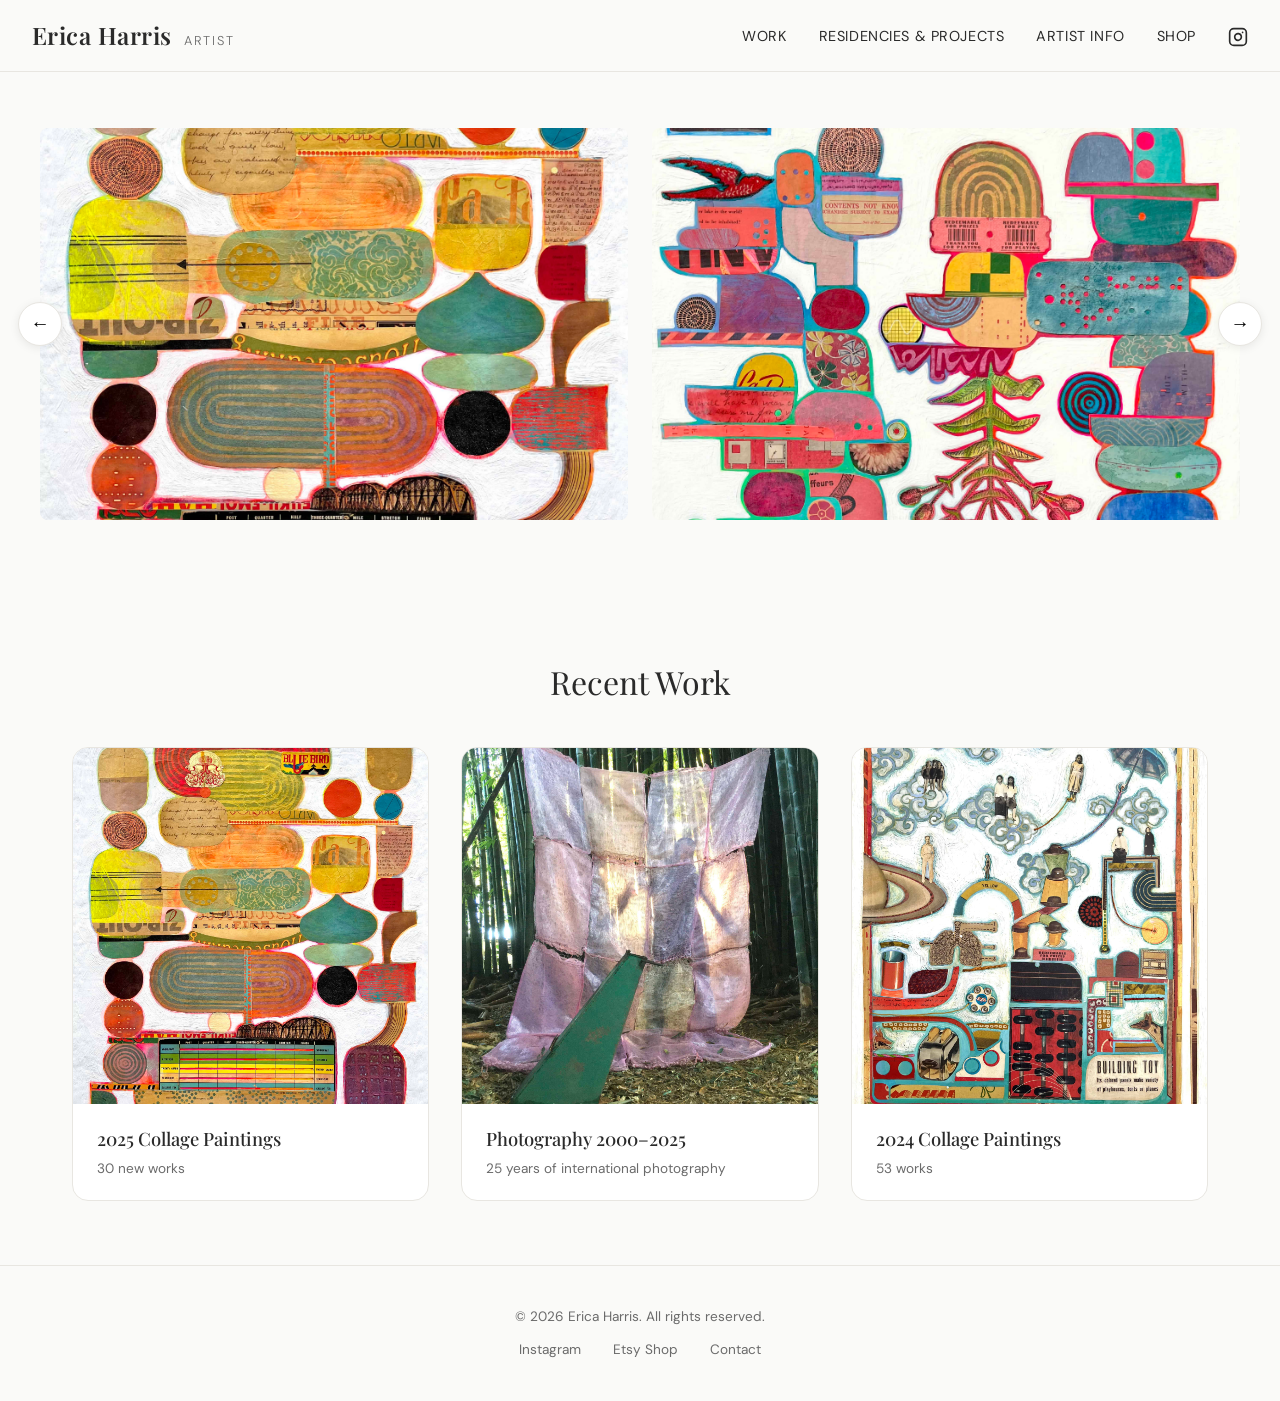
<file: index.html>
<!DOCTYPE html>
<html lang="en">
<head>
    <meta charset="UTF-8">
    <meta name="viewport" content="width=device-width, initial-scale=1.0">
    <title>Erica Harris - Artist</title>
    <link rel="stylesheet" href="css/style.css">
    <link rel="preconnect" href="https://fonts.googleapis.com">
    <link rel="preconnect" href="https://fonts.gstatic.com" crossorigin>
    <link href="https://fonts.googleapis.com/css2?family=DM+Sans:ital,wght@0,300;0,400;0,500;0,700;1,400&family=Playfair+Display:ital,wght@0,400;0,600;1,400&display=swap" rel="stylesheet">
</head>
<body>
    <nav class="main-nav">
        <div class="nav-brand">
            <a href="index.html" class="nav-logo">Erica Harris</a>
            <span class="nav-tagline">Artist</span>
        </div>
        <button class="nav-toggle" aria-label="Toggle navigation">
            <span></span><span></span><span></span>
        </button>
        <ul class="nav-links">
            <li class="dropdown">
                <a href="work.html" class="dropdown-toggle">Work</a>
                <ul class="dropdown-menu">
                    <li><a href="collage-paintings.html">Collage Paintings</a></li>
                    <li><a href="drawings-prints.html">Drawings &amp; Prints</a></li>
                    <li><a href="photography.html">Photography</a></li>
                    <li><a href="films.html">Films</a></li>
                </ul>
            </li>
            <li><a href="residencies.html">Residencies &amp; Projects</a></li>
            <li><a href="about.html">Artist Info</a></li>
            <li><a href="https://www.etsy.com/shop/ericaharris" target="_blank" rel="noopener">Shop</a></li>
            <li><a href="https://www.instagram.com/ericaharrisart/" target="_blank" rel="noopener" class="nav-icon">
                <svg width="20" height="20" viewBox="0 0 24 24" fill="none" stroke="currentColor" stroke-width="2" stroke-linecap="round" stroke-linejoin="round"><rect x="2" y="2" width="20" height="20" rx="5" ry="5"></rect><path d="M16 11.37A4 4 0 1 1 12.63 8 4 4 0 0 1 16 11.37z"></path><line x1="17.5" y1="6.5" x2="17.51" y2="6.5"></line></svg>
            </a></li>
        </ul>
    </nav>

    <section class="featured-slider" id="featured">
        <div class="slider-container">
            <div class="slider-track">
                <a href="collage-paintings.html" class="slide">
                    <img src="images/seabiscuit.jpeg" alt="Seabiscuit" loading="lazy">
                    <div class="slide-overlay"><span>Seabiscuit</span></div>
                </a>
                <a href="collage-paintings.html" class="slide">
                    <img src="images/followthedots.jpeg" alt="Follow the Dots" loading="lazy">
                    <div class="slide-overlay"><span>Follow the Dots</span></div>
                </a>
                <a href="collage-paintings.html" class="slide">
                    <img src="images/upanddown.jpeg" alt="Up and Down" loading="lazy">
                    <div class="slide-overlay"><span>Up and Down</span></div>
                </a>
                <a href="collage-paintings.html" class="slide">
                    <img src="images/enero.jpeg" alt="Enero" loading="lazy">
                    <div class="slide-overlay"><span>Enero</span></div>
                </a>
                <a href="collage-paintings.html" class="slide">
                    <img src="images/chicago.jpeg" alt="Chicago" loading="lazy">
                    <div class="slide-overlay"><span>Chicago</span></div>
                </a>
                <a href="collage-paintings.html" class="slide">
                    <img src="images/virtuoso.jpeg" alt="Virtuoso" loading="lazy">
                    <div class="slide-overlay"><span>Virtuoso</span></div>
                </a>
                <a href="collage-paintings.html" class="slide">
                    <img src="images/spacecake.jpeg" alt="Space Cake" loading="lazy">
                    <div class="slide-overlay"><span>Space Cake</span></div>
                </a>
                <a href="collage-paintings.html" class="slide">
                    <img src="images/mobilia.jpeg" alt="Mobilia" loading="lazy">
                    <div class="slide-overlay"><span>Mobilia</span></div>
                </a>
            </div>
            <button class="slider-btn slider-prev" aria-label="Previous">&larr;</button>
            <button class="slider-btn slider-next" aria-label="Next">&rarr;</button>
        </div>
    </section>

    <section class="recent-work">
        <h2>Recent Work</h2>
        <div class="work-grid">
            <a href="collage-paintings.html" class="work-card">
                <div class="work-card-img">
                    <img src="images/seabiscuit.jpeg" alt="2025 Collage Paintings" loading="lazy">
                </div>
                <div class="work-card-info">
                    <h3>2025 Collage Paintings</h3>
                    <p>30 new works</p>
                </div>
            </a>
            <a href="photography.html" class="work-card">
                <div class="work-card-img">
                    <img src="images/IMG_7162-1.jpg" alt="Photography 2000-2025" loading="lazy">
                </div>
                <div class="work-card-info">
                    <h3>Photography 2000&ndash;2025</h3>
                    <p>25 years of international photography</p>
                </div>
            </a>
            <a href="collage-paintings.html#2024" class="work-card">
                <div class="work-card-img">
                    <img src="images/1buildingtoy.jpeg" alt="2024 Collage Paintings" loading="lazy">
                </div>
                <div class="work-card-info">
                    <h3>2024 Collage Paintings</h3>
                    <p>53 works</p>
                </div>
            </a>
        </div>
    </section>

    <footer class="site-footer">
        <div class="footer-content">
            <p>&copy; 2026 Erica Harris. All rights reserved.</p>
            <div class="footer-links">
                <a href="https://www.instagram.com/ericaharrisart/" target="_blank" rel="noopener">Instagram</a>
                <a href="https://www.etsy.com/shop/ericaharris" target="_blank" rel="noopener">Etsy Shop</a>
                <a href="about.html">Contact</a>
            </div>
        </div>
    </footer>

    <script src="js/main.js"></script>
</body>
</html>
</file>
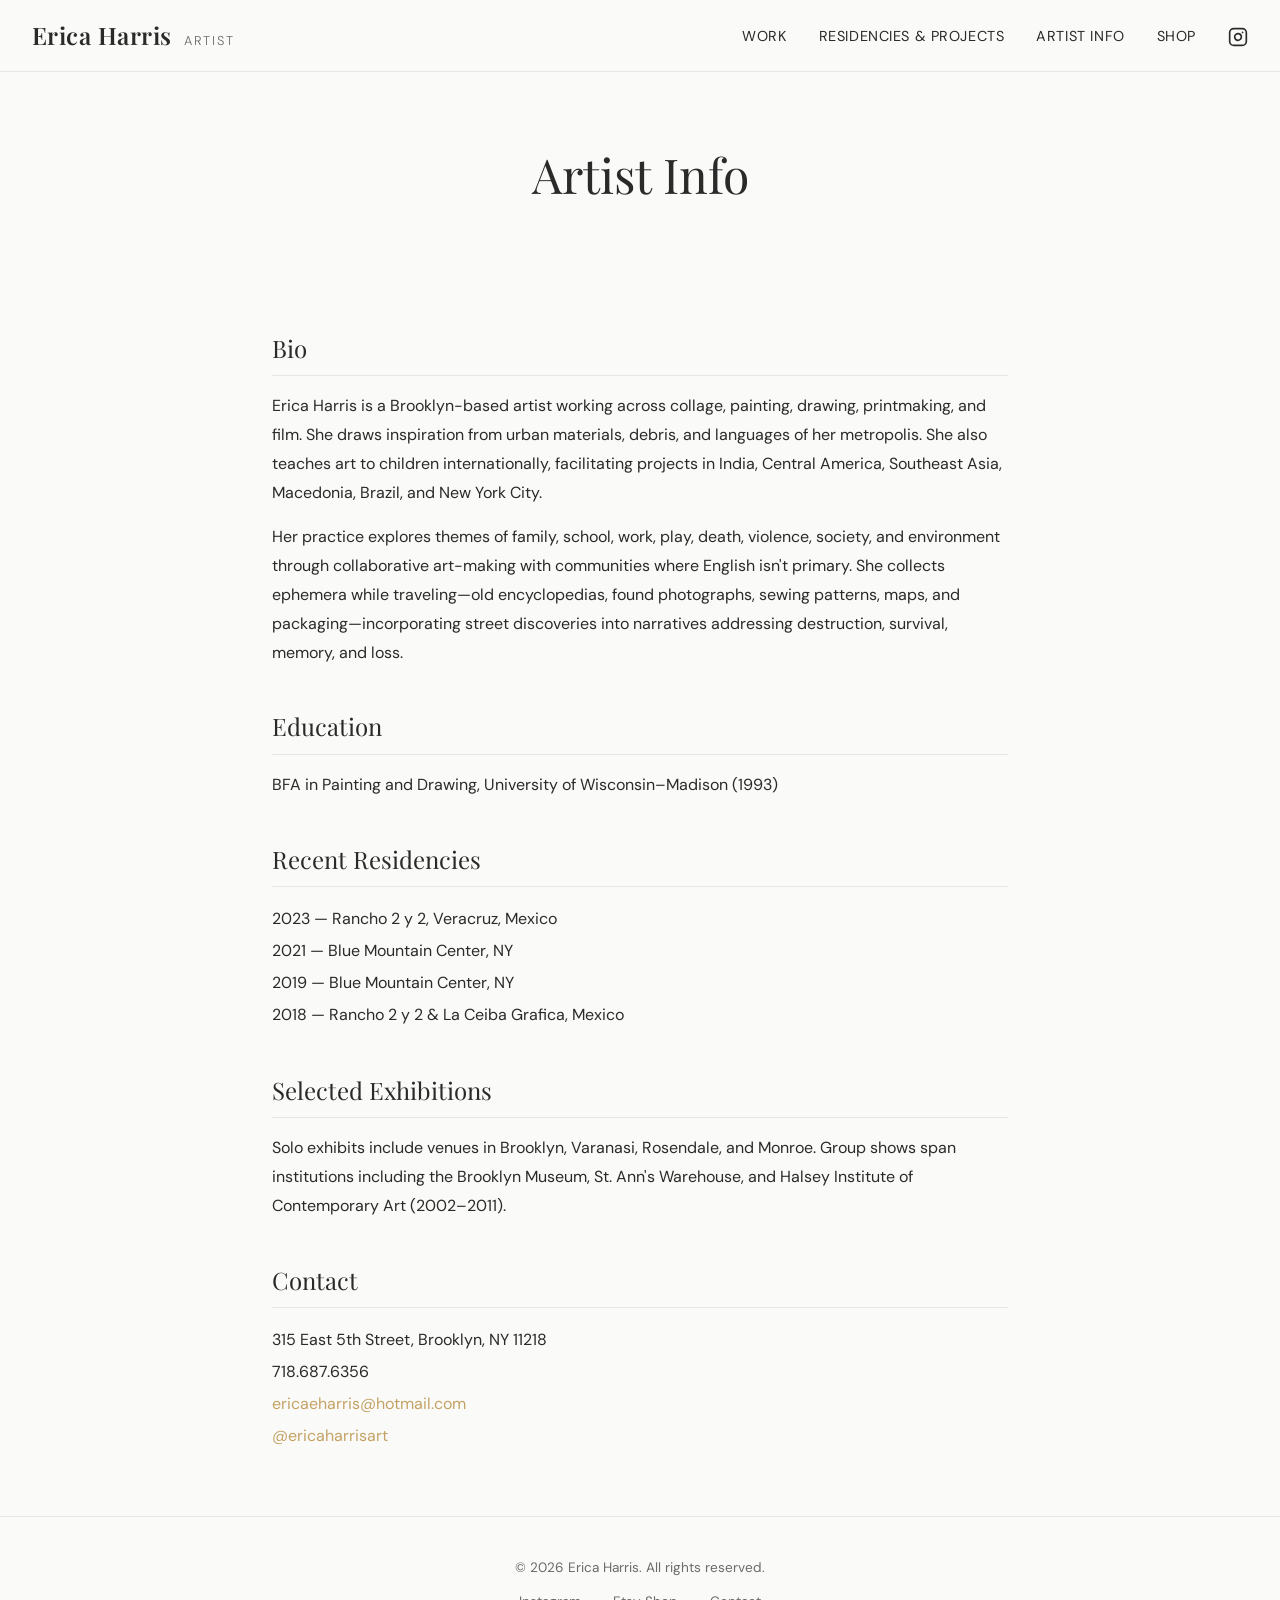
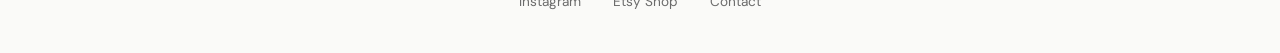
<file: about.html>
<!DOCTYPE html>
<html lang="en">
<head>
    <meta charset="UTF-8">
    <meta name="viewport" content="width=device-width, initial-scale=1.0">
    <title>Artist Info - Erica Harris</title>
    <link rel="stylesheet" href="css/style.css">
    <link rel="preconnect" href="https://fonts.googleapis.com">
    <link rel="preconnect" href="https://fonts.gstatic.com" crossorigin>
    <link href="https://fonts.googleapis.com/css2?family=DM+Sans:ital,wght@0,300;0,400;0,500;0,700;1,400&family=Playfair+Display:ital,wght@0,400;0,600;1,400&display=swap" rel="stylesheet">
</head>
<body>
    <nav class="main-nav">
        <div class="nav-brand">
            <a href="index.html" class="nav-logo">Erica Harris</a>
            <span class="nav-tagline">Artist</span>
        </div>
        <button class="nav-toggle" aria-label="Toggle navigation">
            <span></span><span></span><span></span>
        </button>
        <ul class="nav-links">
            <li class="dropdown">
                <a href="work.html" class="dropdown-toggle">Work</a>
                <ul class="dropdown-menu">
                    <li><a href="collage-paintings.html">Collage Paintings</a></li>
                    <li><a href="drawings-prints.html">Drawings &amp; Prints</a></li>
                    <li><a href="photography.html">Photography</a></li>
                    <li><a href="films.html">Films</a></li>
                </ul>
            </li>
            <li><a href="residencies.html">Residencies &amp; Projects</a></li>
            <li><a href="about.html">Artist Info</a></li>
            <li><a href="https://www.etsy.com/shop/ericaharris" target="_blank" rel="noopener">Shop</a></li>
            <li><a href="https://www.instagram.com/ericaharrisart/" target="_blank" rel="noopener" class="nav-icon">
                <svg width="20" height="20" viewBox="0 0 24 24" fill="none" stroke="currentColor" stroke-width="2" stroke-linecap="round" stroke-linejoin="round"><rect x="2" y="2" width="20" height="20" rx="5" ry="5"></rect><path d="M16 11.37A4 4 0 1 1 12.63 8 4 4 0 0 1 16 11.37z"></path><line x1="17.5" y1="6.5" x2="17.51" y2="6.5"></line></svg>
            </a></li>
        </ul>
    </nav>

    <div class="page-header">
        <h1>Artist Info</h1>
    </div>

    <section class="about-section">
        <h2>Bio</h2>
        <p>Erica Harris is a Brooklyn-based artist working across collage, painting, drawing, printmaking, and film. She draws inspiration from urban materials, debris, and languages of her metropolis. She also teaches art to children internationally, facilitating projects in India, Central America, Southeast Asia, Macedonia, Brazil, and New York City.</p>
        <p>Her practice explores themes of family, school, work, play, death, violence, society, and environment through collaborative art-making with communities where English isn't primary. She collects ephemera while traveling&mdash;old encyclopedias, found photographs, sewing patterns, maps, and packaging&mdash;incorporating street discoveries into narratives addressing destruction, survival, memory, and loss.</p>

        <h2>Education</h2>
        <p>BFA in Painting and Drawing, University of Wisconsin&ndash;Madison (1993)</p>

        <h2>Recent Residencies</h2>
        <ul class="contact-list">
            <li>2023 &mdash; Rancho 2 y 2, Veracruz, Mexico</li>
            <li>2021 &mdash; Blue Mountain Center, NY</li>
            <li>2019 &mdash; Blue Mountain Center, NY</li>
            <li>2018 &mdash; Rancho 2 y 2 &amp; La Ceiba Grafica, Mexico</li>
        </ul>

        <h2>Selected Exhibitions</h2>
        <p>Solo exhibits include venues in Brooklyn, Varanasi, Rosendale, and Monroe. Group shows span institutions including the Brooklyn Museum, St. Ann's Warehouse, and Halsey Institute of Contemporary Art (2002&ndash;2011).</p>

        <h2>Contact</h2>
        <ul class="contact-list">
            <li>315 East 5th Street, Brooklyn, NY 11218</li>
            <li>718.687.6356</li>
            <li><a href="mailto:ericaeharris@hotmail.com">ericaeharris@hotmail.com</a></li>
            <li><a href="https://www.instagram.com/ericaharrisart/" target="_blank" rel="noopener">@ericaharrisart</a></li>
        </ul>
    </section>

    <footer class="site-footer">
        <div class="footer-content">
            <p>&copy; 2026 Erica Harris. All rights reserved.</p>
            <div class="footer-links">
                <a href="https://www.instagram.com/ericaharrisart/" target="_blank" rel="noopener">Instagram</a>
                <a href="https://www.etsy.com/shop/ericaharris" target="_blank" rel="noopener">Etsy Shop</a>
                <a href="about.html">Contact</a>
            </div>
        </div>
    </footer>

    <script src="js/main.js"></script>
</body>
</html>
</file>
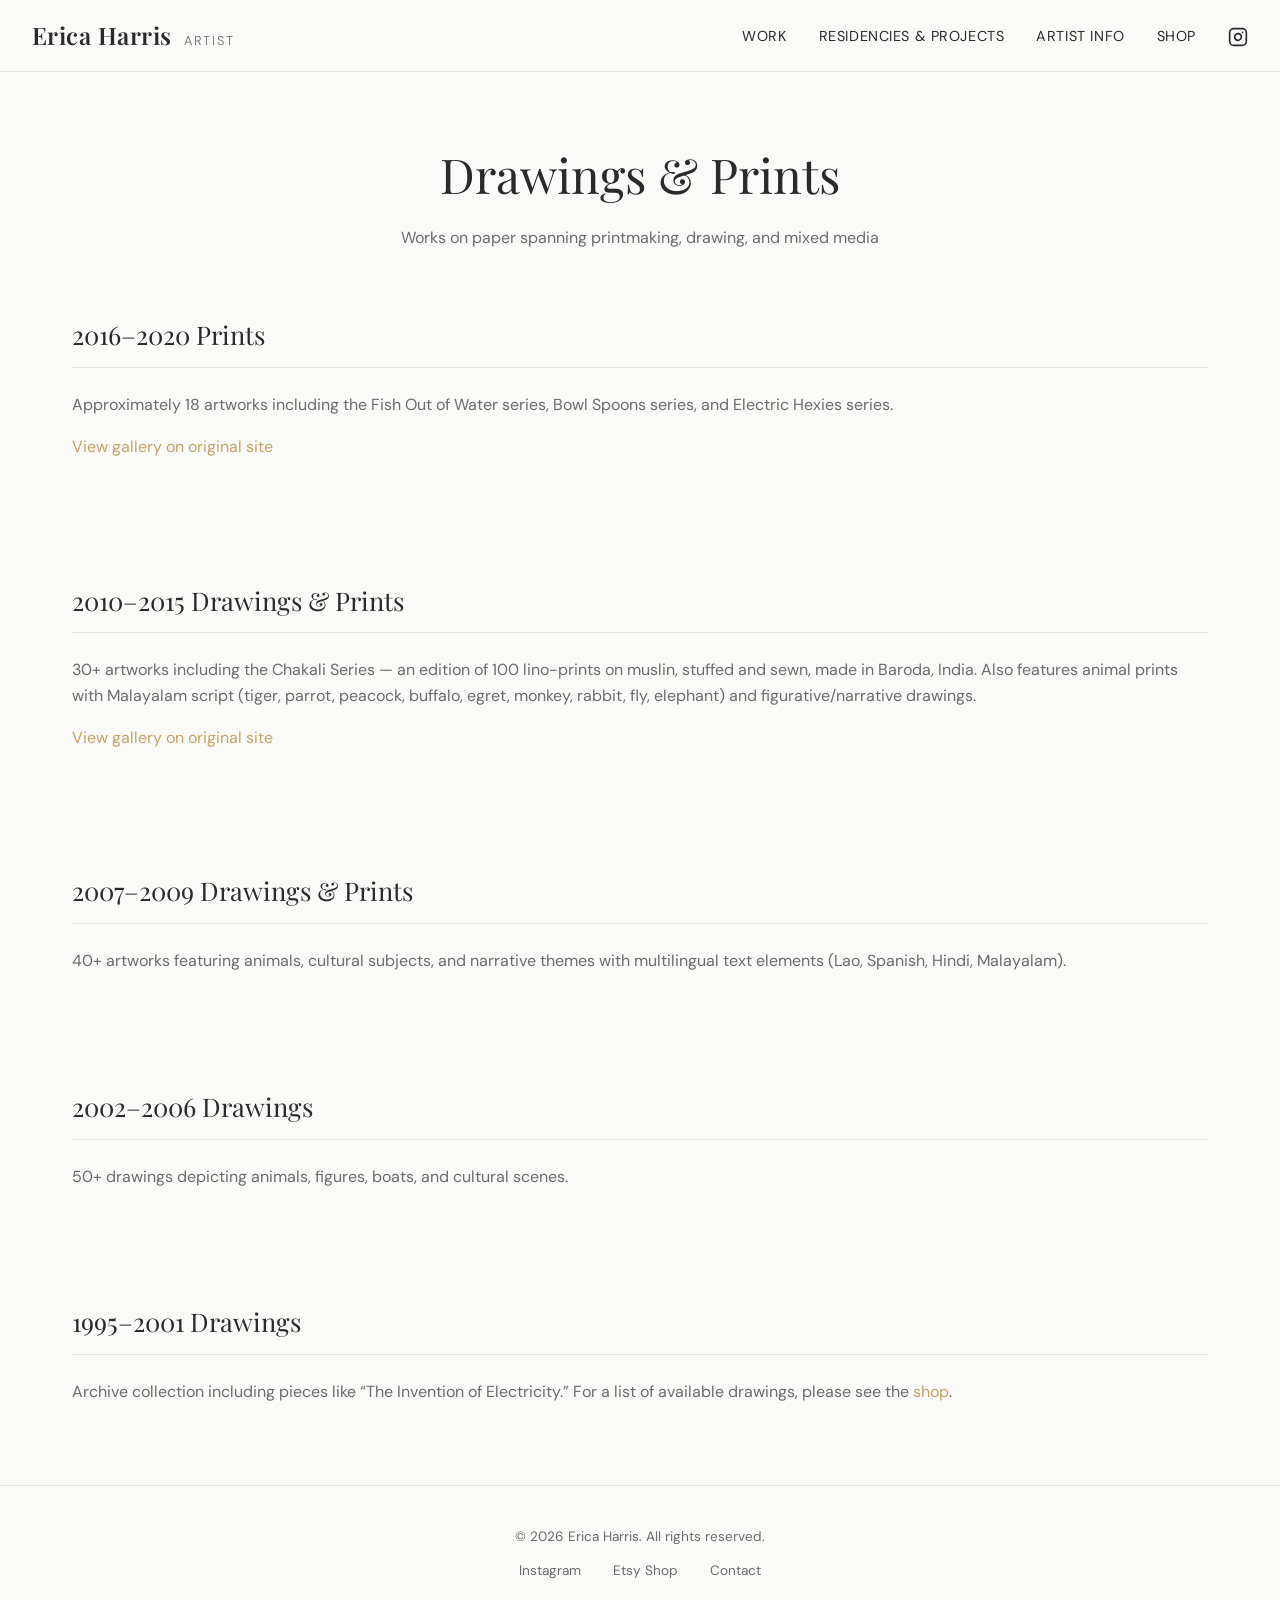
<file: drawings-prints.html>
<!DOCTYPE html>
<html lang="en">
<head>
    <meta charset="UTF-8">
    <meta name="viewport" content="width=device-width, initial-scale=1.0">
    <title>Drawings &amp; Prints - Erica Harris</title>
    <link rel="stylesheet" href="css/style.css">
    <link rel="preconnect" href="https://fonts.googleapis.com">
    <link rel="preconnect" href="https://fonts.gstatic.com" crossorigin>
    <link href="https://fonts.googleapis.com/css2?family=DM+Sans:ital,wght@0,300;0,400;0,500;0,700;1,400&family=Playfair+Display:ital,wght@0,400;0,600;1,400&display=swap" rel="stylesheet">
</head>
<body>
    <nav class="main-nav">
        <div class="nav-brand">
            <a href="index.html" class="nav-logo">Erica Harris</a>
            <span class="nav-tagline">Artist</span>
        </div>
        <button class="nav-toggle" aria-label="Toggle navigation">
            <span></span><span></span><span></span>
        </button>
        <ul class="nav-links">
            <li class="dropdown">
                <a href="work.html" class="dropdown-toggle">Work</a>
                <ul class="dropdown-menu">
                    <li><a href="collage-paintings.html">Collage Paintings</a></li>
                    <li><a href="drawings-prints.html">Drawings &amp; Prints</a></li>
                    <li><a href="photography.html">Photography</a></li>
                    <li><a href="films.html">Films</a></li>
                </ul>
            </li>
            <li><a href="residencies.html">Residencies &amp; Projects</a></li>
            <li><a href="about.html">Artist Info</a></li>
            <li><a href="https://www.etsy.com/shop/ericaharris" target="_blank" rel="noopener">Shop</a></li>
            <li><a href="https://www.instagram.com/ericaharrisart/" target="_blank" rel="noopener" class="nav-icon">
                <svg width="20" height="20" viewBox="0 0 24 24" fill="none" stroke="currentColor" stroke-width="2" stroke-linecap="round" stroke-linejoin="round"><rect x="2" y="2" width="20" height="20" rx="5" ry="5"></rect><path d="M16 11.37A4 4 0 1 1 12.63 8 4 4 0 0 1 16 11.37z"></path><line x1="17.5" y1="6.5" x2="17.51" y2="6.5"></line></svg>
            </a></li>
        </ul>
    </nav>

    <div class="page-header">
        <h1>Drawings &amp; Prints</h1>
        <p>Works on paper spanning printmaking, drawing, and mixed media</p>
    </div>

    <section class="gallery-section">
        <h2>2016&ndash;2020 Prints</h2>
        <p style="color: var(--color-text-light); margin-bottom: 1rem;">Approximately 18 artworks including the Fish Out of Water series, Bowl Spoons series, and Electric Hexies series.</p>
        <p style="color: var(--color-text-light); margin-bottom: 1.5rem;"><a href="https://www.ericaharris.org/category/media/drawings-prints/" style="color: var(--color-accent);">View gallery on original site</a></p>
    </section>

    <section class="gallery-section">
        <h2>2010&ndash;2015 Drawings &amp; Prints</h2>
        <p style="color: var(--color-text-light); margin-bottom: 1rem;">30+ artworks including the Chakali Series &mdash; an edition of 100 lino-prints on muslin, stuffed and sewn, made in Baroda, India. Also features animal prints with Malayalam script (tiger, parrot, peacock, buffalo, egret, monkey, rabbit, fly, elephant) and figurative/narrative drawings.</p>
        <p style="color: var(--color-text-light); margin-bottom: 1.5rem;"><a href="https://www.ericaharris.org/category/media/drawings-prints/" style="color: var(--color-accent);">View gallery on original site</a></p>
    </section>

    <section class="gallery-section">
        <h2>2007&ndash;2009 Drawings &amp; Prints</h2>
        <p style="color: var(--color-text-light); margin-bottom: 1rem;">40+ artworks featuring animals, cultural subjects, and narrative themes with multilingual text elements (Lao, Spanish, Hindi, Malayalam).</p>
    </section>

    <section class="gallery-section">
        <h2>2002&ndash;2006 Drawings</h2>
        <p style="color: var(--color-text-light); margin-bottom: 1rem;">50+ drawings depicting animals, figures, boats, and cultural scenes.</p>
    </section>

    <section class="gallery-section">
        <h2>1995&ndash;2001 Drawings</h2>
        <p style="color: var(--color-text-light); margin-bottom: 1rem;">Archive collection including pieces like &ldquo;The Invention of Electricity.&rdquo; For a list of available drawings, please see the <a href="https://www.etsy.com/shop/ericaharris" target="_blank" rel="noopener" style="color: var(--color-accent);">shop</a>.</p>
    </section>

    <footer class="site-footer">
        <div class="footer-content">
            <p>&copy; 2026 Erica Harris. All rights reserved.</p>
            <div class="footer-links">
                <a href="https://www.instagram.com/ericaharrisart/" target="_blank" rel="noopener">Instagram</a>
                <a href="https://www.etsy.com/shop/ericaharris" target="_blank" rel="noopener">Etsy Shop</a>
                <a href="about.html">Contact</a>
            </div>
        </div>
    </footer>

    <script src="js/main.js"></script>
</body>
</html>
</file>
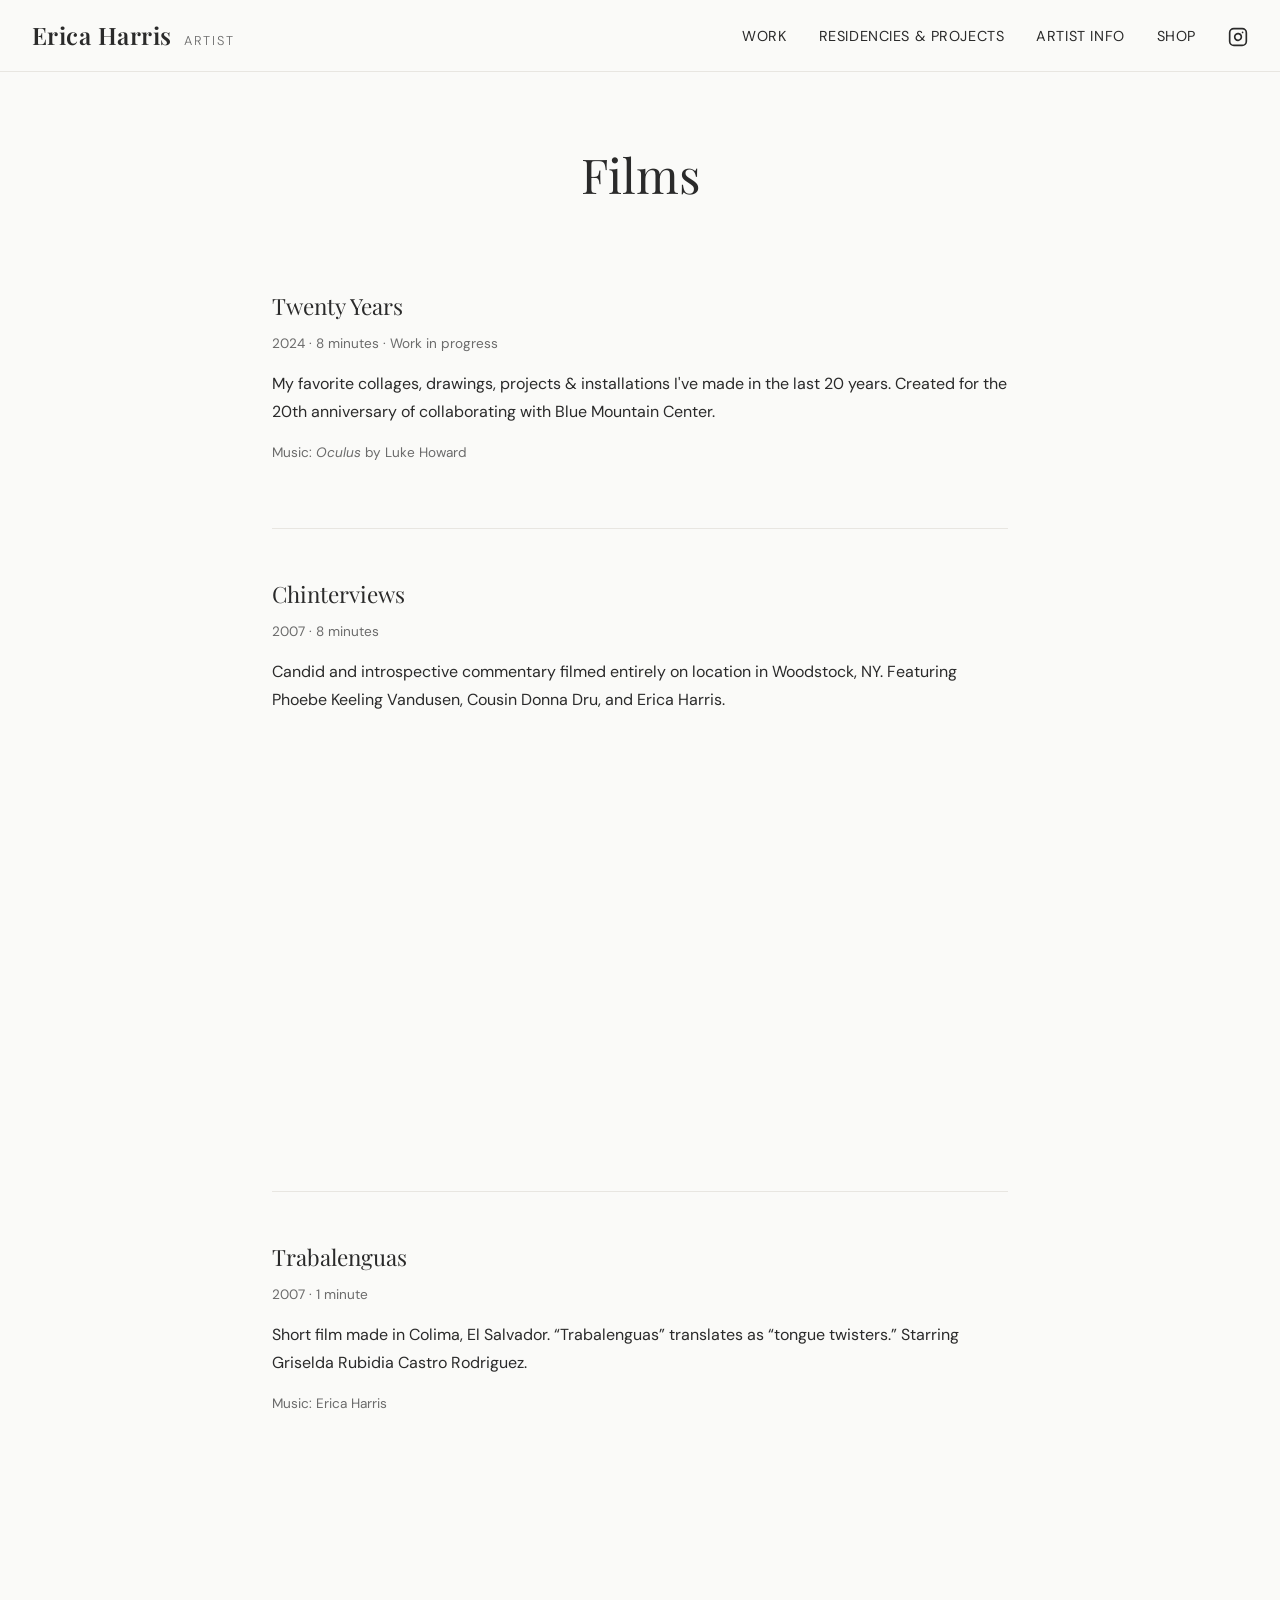
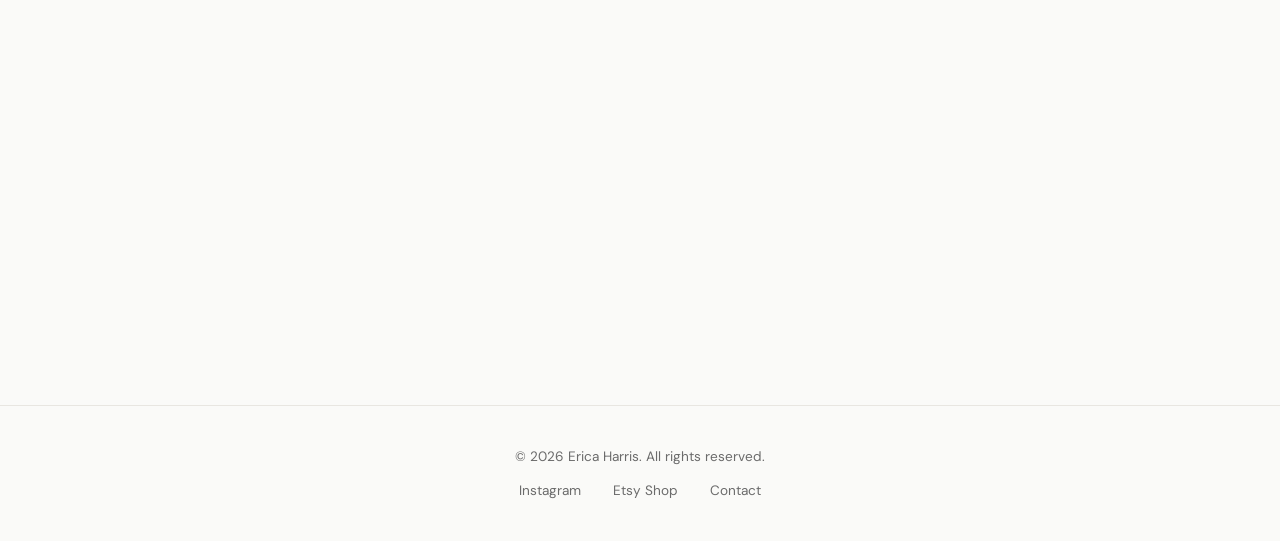
<file: films.html>
<!DOCTYPE html>
<html lang="en">
<head>
    <meta charset="UTF-8">
    <meta name="viewport" content="width=device-width, initial-scale=1.0">
    <title>Films - Erica Harris</title>
    <link rel="stylesheet" href="css/style.css">
    <link rel="preconnect" href="https://fonts.googleapis.com">
    <link rel="preconnect" href="https://fonts.gstatic.com" crossorigin>
    <link href="https://fonts.googleapis.com/css2?family=DM+Sans:ital,wght@0,300;0,400;0,500;0,700;1,400&family=Playfair+Display:ital,wght@0,400;0,600;1,400&display=swap" rel="stylesheet">
</head>
<body>
    <nav class="main-nav">
        <div class="nav-brand">
            <a href="index.html" class="nav-logo">Erica Harris</a>
            <span class="nav-tagline">Artist</span>
        </div>
        <button class="nav-toggle" aria-label="Toggle navigation">
            <span></span><span></span><span></span>
        </button>
        <ul class="nav-links">
            <li class="dropdown">
                <a href="work.html" class="dropdown-toggle">Work</a>
                <ul class="dropdown-menu">
                    <li><a href="collage-paintings.html">Collage Paintings</a></li>
                    <li><a href="drawings-prints.html">Drawings &amp; Prints</a></li>
                    <li><a href="photography.html">Photography</a></li>
                    <li><a href="films.html">Films</a></li>
                </ul>
            </li>
            <li><a href="residencies.html">Residencies &amp; Projects</a></li>
            <li><a href="about.html">Artist Info</a></li>
            <li><a href="https://www.etsy.com/shop/ericaharris" target="_blank" rel="noopener">Shop</a></li>
            <li><a href="https://www.instagram.com/ericaharrisart/" target="_blank" rel="noopener" class="nav-icon">
                <svg width="20" height="20" viewBox="0 0 24 24" fill="none" stroke="currentColor" stroke-width="2" stroke-linecap="round" stroke-linejoin="round"><rect x="2" y="2" width="20" height="20" rx="5" ry="5"></rect><path d="M16 11.37A4 4 0 1 1 12.63 8 4 4 0 0 1 16 11.37z"></path><line x1="17.5" y1="6.5" x2="17.51" y2="6.5"></line></svg>
            </a></li>
        </ul>
    </nav>

    <div class="page-header">
        <h1>Films</h1>
    </div>

    <section class="films-list">
        <div class="film-item">
            <h3>Twenty Years</h3>
            <div class="film-meta">2024 &middot; 8 minutes &middot; Work in progress</div>
            <p>My favorite collages, drawings, projects &amp; installations I've made in the last 20 years. Created for the 20th anniversary of collaborating with Blue Mountain Center.</p>
            <p class="film-meta">Music: <em>Oculus</em> by Luke Howard</p>
        </div>

        <div class="film-item">
            <h3>Chinterviews</h3>
            <div class="film-meta">2007 &middot; 8 minutes</div>
            <p>Candid and introspective commentary filmed entirely on location in Woodstock, NY. Featuring Phoebe Keeling Vandusen, Cousin Donna Dru, and Erica Harris.</p>
            <div class="film-embed">
                <iframe src="https://player.vimeo.com/video/1530155" allowfullscreen></iframe>
            </div>
        </div>

        <div class="film-item">
            <h3>Trabalenguas</h3>
            <div class="film-meta">2007 &middot; 1 minute</div>
            <p>Short film made in Colima, El Salvador. &ldquo;Trabalenguas&rdquo; translates as &ldquo;tongue twisters.&rdquo; Starring Griselda Rubidia Castro Rodriguez.</p>
            <p class="film-meta">Music: Erica Harris</p>
            <div class="film-embed">
                <iframe src="https://player.vimeo.com/video/1535676" allowfullscreen></iframe>
            </div>
        </div>
    </section>

    <footer class="site-footer">
        <div class="footer-content">
            <p>&copy; 2026 Erica Harris. All rights reserved.</p>
            <div class="footer-links">
                <a href="https://www.instagram.com/ericaharrisart/" target="_blank" rel="noopener">Instagram</a>
                <a href="https://www.etsy.com/shop/ericaharris" target="_blank" rel="noopener">Etsy Shop</a>
                <a href="about.html">Contact</a>
            </div>
        </div>
    </footer>

    <script src="js/main.js"></script>
</body>
</html>
</file>
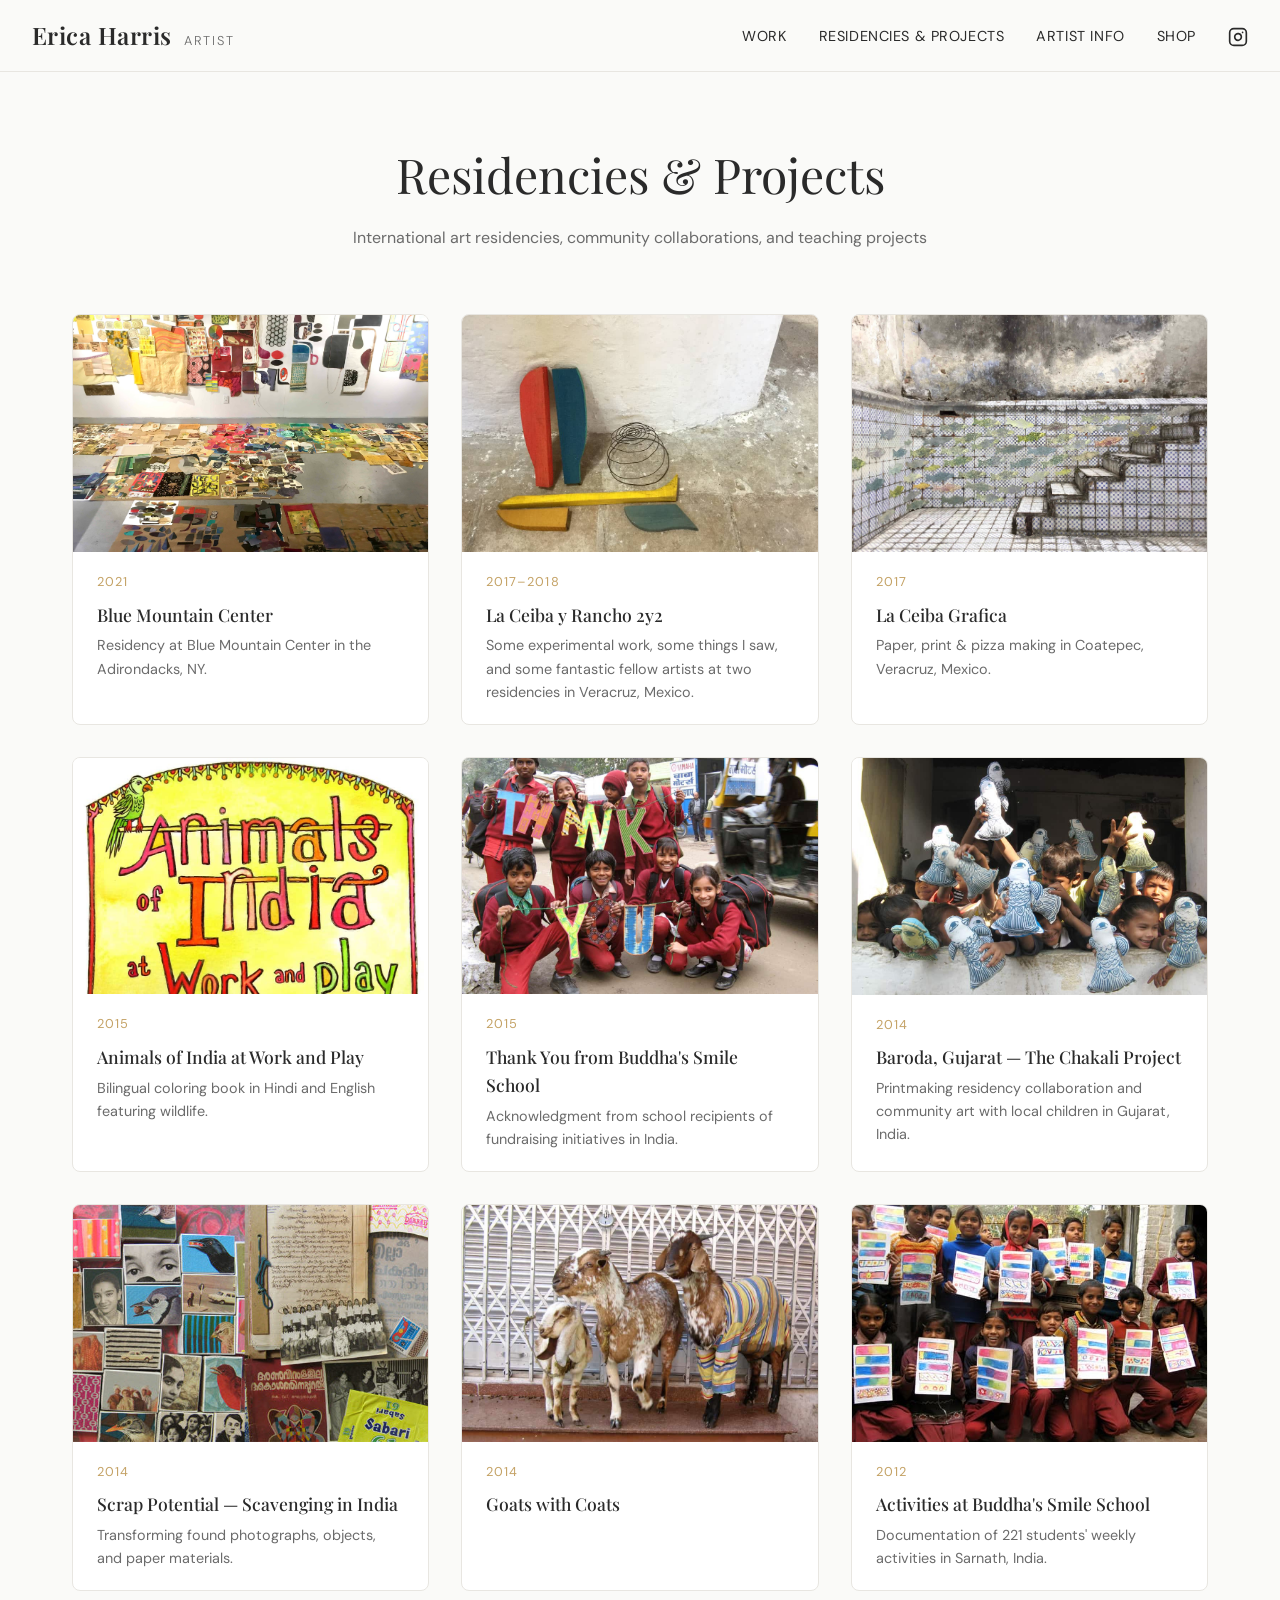
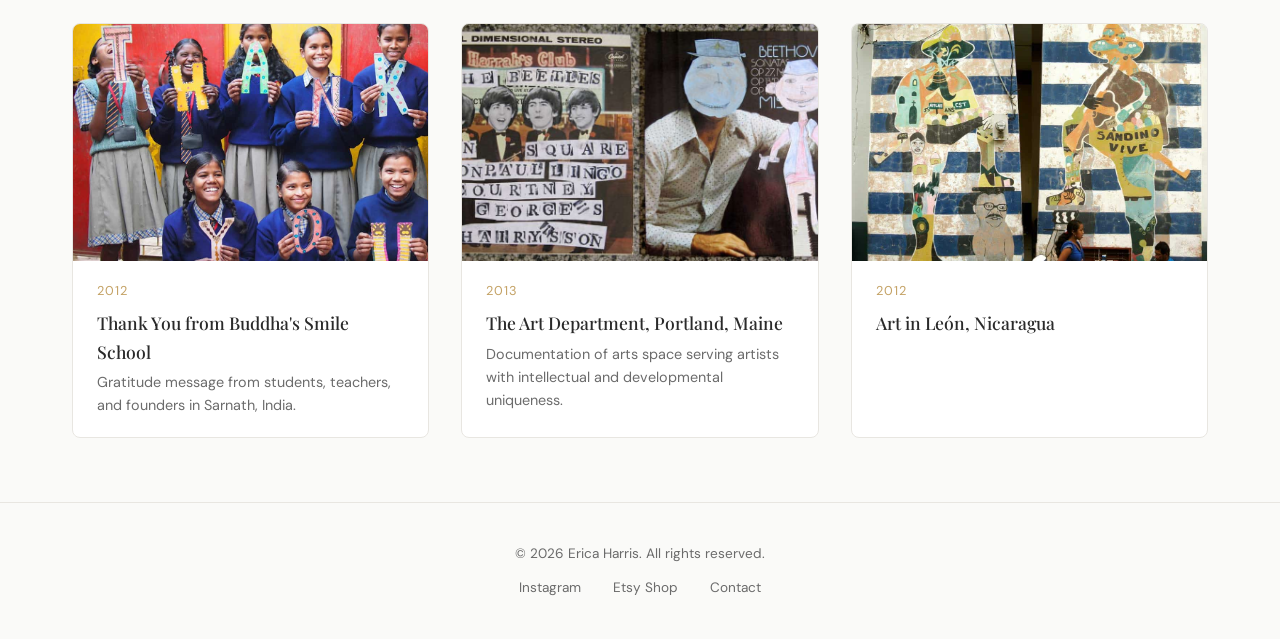
<file: residencies.html>
<!DOCTYPE html>
<html lang="en">
<head>
    <meta charset="UTF-8">
    <meta name="viewport" content="width=device-width, initial-scale=1.0">
    <title>Residencies &amp; Projects - Erica Harris</title>
    <link rel="stylesheet" href="css/style.css">
    <link rel="preconnect" href="https://fonts.googleapis.com">
    <link rel="preconnect" href="https://fonts.gstatic.com" crossorigin>
    <link href="https://fonts.googleapis.com/css2?family=DM+Sans:ital,wght@0,300;0,400;0,500;0,700;1,400&family=Playfair+Display:ital,wght@0,400;0,600;1,400&display=swap" rel="stylesheet">
</head>
<body>
    <nav class="main-nav">
        <div class="nav-brand">
            <a href="index.html" class="nav-logo">Erica Harris</a>
            <span class="nav-tagline">Artist</span>
        </div>
        <button class="nav-toggle" aria-label="Toggle navigation">
            <span></span><span></span><span></span>
        </button>
        <ul class="nav-links">
            <li class="dropdown">
                <a href="work.html" class="dropdown-toggle">Work</a>
                <ul class="dropdown-menu">
                    <li><a href="collage-paintings.html">Collage Paintings</a></li>
                    <li><a href="drawings-prints.html">Drawings &amp; Prints</a></li>
                    <li><a href="photography.html">Photography</a></li>
                    <li><a href="films.html">Films</a></li>
                </ul>
            </li>
            <li><a href="residencies.html">Residencies &amp; Projects</a></li>
            <li><a href="about.html">Artist Info</a></li>
            <li><a href="https://www.etsy.com/shop/ericaharris" target="_blank" rel="noopener">Shop</a></li>
            <li><a href="https://www.instagram.com/ericaharrisart/" target="_blank" rel="noopener" class="nav-icon">
                <svg width="20" height="20" viewBox="0 0 24 24" fill="none" stroke="currentColor" stroke-width="2" stroke-linecap="round" stroke-linejoin="round"><rect x="2" y="2" width="20" height="20" rx="5" ry="5"></rect><path d="M16 11.37A4 4 0 1 1 12.63 8 4 4 0 0 1 16 11.37z"></path><line x1="17.5" y1="6.5" x2="17.51" y2="6.5"></line></svg>
            </a></li>
        </ul>
    </nav>

    <div class="page-header">
        <h1>Residencies &amp; Projects</h1>
        <p>International art residencies, community collaborations, and teaching projects</p>
    </div>

    <div class="residency-grid">
        <div class="residency-card">
            <img src="images/1studio.jpg" alt="Blue Mountain Center" loading="lazy">
            <div class="residency-card-body">
                <div class="date">2021</div>
                <h3>Blue Mountain Center</h3>
                <p>Residency at Blue Mountain Center in the Adirondacks, NY.</p>
            </div>
        </div>

        <div class="residency-card">
            <img src="images/formas2.jpg" alt="La Ceiba y Rancho 2y2" loading="lazy">
            <div class="residency-card-body">
                <div class="date">2017&ndash;2018</div>
                <h3>La Ceiba y Rancho 2y2</h3>
                <p>Some experimental work, some things I saw, and some fantastic fellow artists at two residencies in Veracruz, Mexico.</p>
            </div>
        </div>

        <div class="residency-card">
            <img src="images/IMG_1014.jpg" alt="Residency at La Ceiba Grafica" loading="lazy">
            <div class="residency-card-body">
                <div class="date">2017</div>
                <h3>La Ceiba Grafica</h3>
                <p>Paper, print &amp; pizza making in Coatepec, Veracruz, Mexico.</p>
            </div>
        </div>

        <div class="residency-card">
            <img src="images/animalsofindia_fi.jpg" alt="Animals of India" loading="lazy">
            <div class="residency-card-body">
                <div class="date">2015</div>
                <h3>Animals of India at Work and Play</h3>
                <p>Bilingual coloring book in Hindi and English featuring wildlife.</p>
            </div>
        </div>

        <div class="residency-card">
            <img src="images/thankyou2_.jpg" alt="Buddha's Smile School" loading="lazy">
            <div class="residency-card-body">
                <div class="date">2015</div>
                <h3>Thank You from Buddha's Smile School</h3>
                <p>Acknowledgment from school recipients of fundraising initiatives in India.</p>
            </div>
        </div>

        <div class="residency-card">
            <img src="images/IMG_4784.jpg" alt="The Chakali Project" loading="lazy">
            <div class="residency-card-body">
                <div class="date">2014</div>
                <h3>Baroda, Gujarat &mdash; The Chakali Project</h3>
                <p>Printmaking residency collaboration and community art with local children in Gujarat, India.</p>
            </div>
        </div>

        <div class="residency-card">
            <img src="images/1scrapotential_.jpg" alt="Scrap Potential" loading="lazy">
            <div class="residency-card-body">
                <div class="date">2014</div>
                <h3>Scrap Potential &mdash; Scavenging in India</h3>
                <p>Transforming found photographs, objects, and paper materials.</p>
            </div>
        </div>

        <div class="residency-card">
            <img src="images/goat1_.jpg" alt="Goats with Coats" loading="lazy">
            <div class="residency-card-body">
                <div class="date">2014</div>
                <h3>Goats with Coats</h3>
            </div>
        </div>

        <div class="residency-card">
            <img src="images/colormixing_fi.jpg" alt="Buddha's Smile School Activities" loading="lazy">
            <div class="residency-card-body">
                <div class="date">2012</div>
                <h3>Activities at Buddha's Smile School</h3>
                <p>Documentation of 221 students' weekly activities in Sarnath, India.</p>
            </div>
        </div>

        <div class="residency-card">
            <img src="images/thankyou2012_fi.jpg" alt="Thank You 2012" loading="lazy">
            <div class="residency-card-body">
                <div class="date">2012</div>
                <h3>Thank You from Buddha's Smile School</h3>
                <p>Gratitude message from students, teachers, and founders in Sarnath, India.</p>
            </div>
        </div>

        <div class="residency-card">
            <img src="images/albums.jpg" alt="The Art Department" loading="lazy">
            <div class="residency-card-body">
                <div class="date">2013</div>
                <h3>The Art Department, Portland, Maine</h3>
                <p>Documentation of arts space serving artists with intellectual and developmental uniqueness.</p>
            </div>
        </div>

        <div class="residency-card">
            <img src="images/leonmurals_.jpg" alt="Art in Leon" loading="lazy">
            <div class="residency-card-body">
                <div class="date">2012</div>
                <h3>Art in Le&oacute;n, Nicaragua</h3>
            </div>
        </div>
    </div>

    <footer class="site-footer">
        <div class="footer-content">
            <p>&copy; 2026 Erica Harris. All rights reserved.</p>
            <div class="footer-links">
                <a href="https://www.instagram.com/ericaharrisart/" target="_blank" rel="noopener">Instagram</a>
                <a href="https://www.etsy.com/shop/ericaharris" target="_blank" rel="noopener">Etsy Shop</a>
                <a href="about.html">Contact</a>
            </div>
        </div>
    </footer>

    <script src="js/main.js"></script>
</body>
</html>
</file>
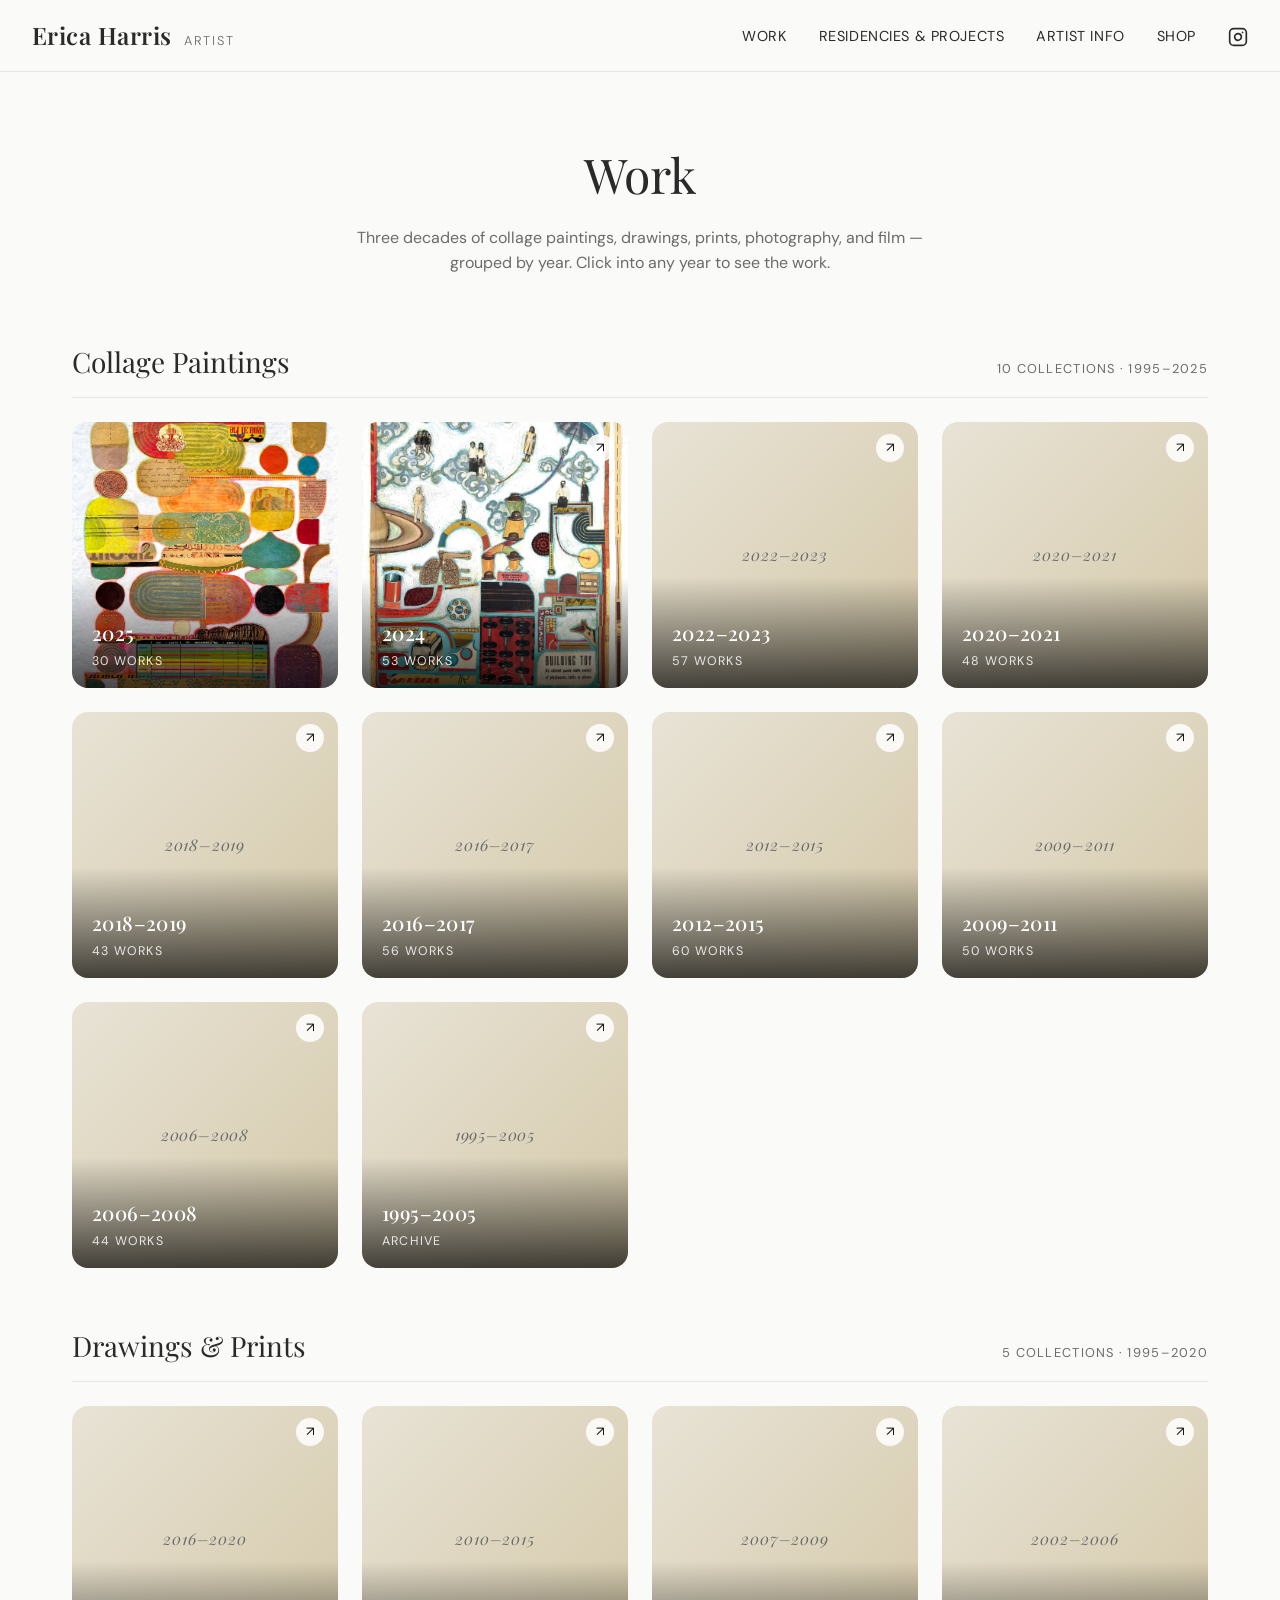
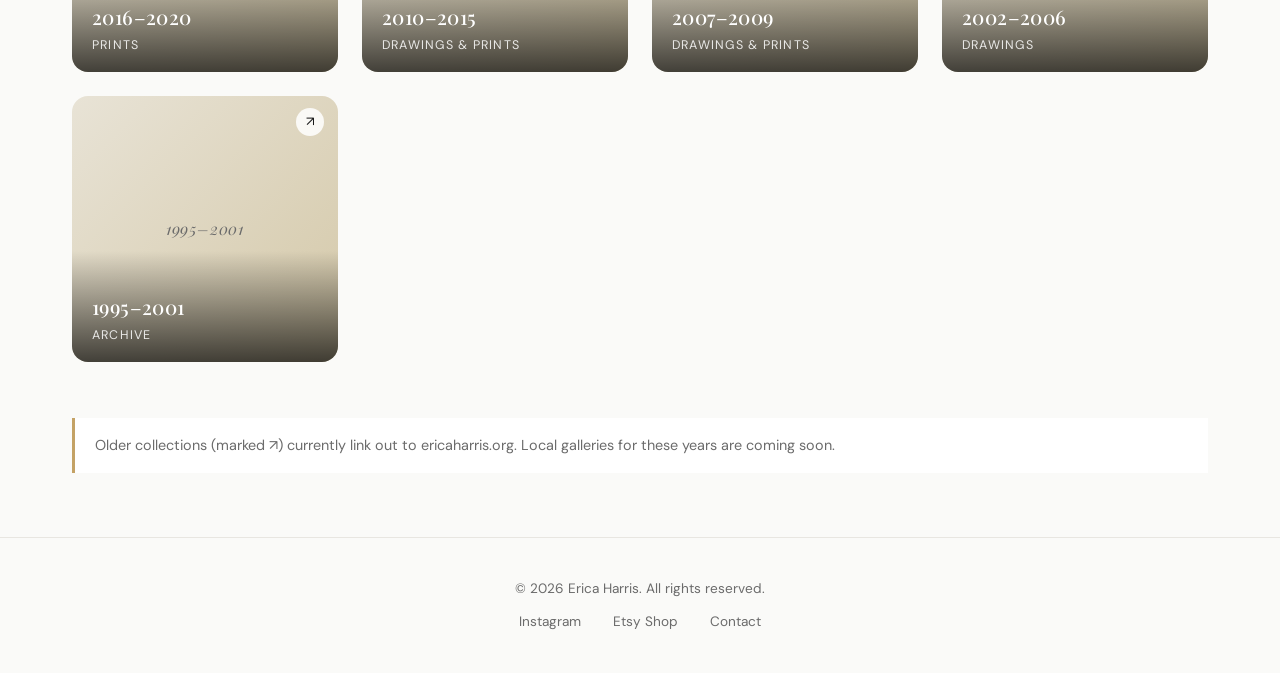
<file: work.html>
<!DOCTYPE html>
<html lang="en">
<head>
    <meta charset="UTF-8">
    <meta name="viewport" content="width=device-width, initial-scale=1.0">
    <title>Work - Erica Harris</title>
    <link rel="stylesheet" href="css/style.css">
    <link rel="preconnect" href="https://fonts.googleapis.com">
    <link rel="preconnect" href="https://fonts.gstatic.com" crossorigin>
    <link href="https://fonts.googleapis.com/css2?family=DM+Sans:ital,wght@0,300;0,400;0,500;0,700;1,400&family=Playfair+Display:ital,wght@0,400;0,600;1,400&display=swap" rel="stylesheet">
</head>
<body>
    <nav class="main-nav">
        <div class="nav-brand">
            <a href="index.html" class="nav-logo">Erica Harris</a>
            <span class="nav-tagline">Artist</span>
        </div>
        <button class="nav-toggle" aria-label="Toggle navigation">
            <span></span><span></span><span></span>
        </button>
        <ul class="nav-links">
            <li class="dropdown">
                <a href="work.html" class="dropdown-toggle">Work</a>
                <ul class="dropdown-menu">
                    <li><a href="collage-paintings.html">Collage Paintings</a></li>
                    <li><a href="drawings-prints.html">Drawings &amp; Prints</a></li>
                    <li><a href="photography.html">Photography</a></li>
                    <li><a href="films.html">Films</a></li>
                </ul>
            </li>
            <li><a href="residencies.html">Residencies &amp; Projects</a></li>
            <li><a href="about.html">Artist Info</a></li>
            <li><a href="https://www.etsy.com/shop/ericaharris" target="_blank" rel="noopener">Shop</a></li>
            <li><a href="https://www.instagram.com/ericaharrisart/" target="_blank" rel="noopener" class="nav-icon">
                <svg width="20" height="20" viewBox="0 0 24 24" fill="none" stroke="currentColor" stroke-width="2" stroke-linecap="round" stroke-linejoin="round"><rect x="2" y="2" width="20" height="20" rx="5" ry="5"></rect><path d="M16 11.37A4 4 0 1 1 12.63 8 4 4 0 0 1 16 11.37z"></path><line x1="17.5" y1="6.5" x2="17.51" y2="6.5"></line></svg>
            </a></li>
        </ul>
    </nav>

    <div class="page-header">
        <h1>Work</h1>
        <p>Three decades of collage paintings, drawings, prints, photography, and film &mdash; grouped by year. Click into any year to see the work.</p>
    </div>

    <main class="work-landing">
        <section class="work-section">
            <div class="work-section-header">
                <h2>Collage Paintings</h2>
                <span class="work-count">10 collections &middot; 1995&ndash;2025</span>
            </div>
            <div class="work-tile-grid">
                <a href="collage-paintings.html#2025" class="work-tile">
                    <img src="images/seabiscuit.jpeg" alt="2025 Collage Paintings" loading="lazy">
                    <div class="work-tile-label">
                        <h3>2025</h3>
                        <p>30 works</p>
                    </div>
                </a>
                <a href="https://www.ericaharris.org/2025/01/2024-collage-and-painting/" target="_blank" rel="noopener" class="work-tile work-tile-external">
                    <img src="images/1buildingtoy.jpeg" alt="2024 Collage Paintings" loading="lazy">
                    <div class="work-tile-label">
                        <h3>2024</h3>
                        <p>53 works</p>
                    </div>
                </a>
                <a href="https://www.ericaharris.org/2023/10/2022-23-collage-and-painting/" target="_blank" rel="noopener" class="work-tile work-tile-external">
                    <div class="work-tile-placeholder">2022&ndash;2023</div>
                    <div class="work-tile-label">
                        <h3>2022&ndash;2023</h3>
                        <p>57 works</p>
                    </div>
                </a>
                <a href="https://www.ericaharris.org/2022/02/2021-collage-and-painting/" target="_blank" rel="noopener" class="work-tile work-tile-external">
                    <div class="work-tile-placeholder">2020&ndash;2021</div>
                    <div class="work-tile-label">
                        <h3>2020&ndash;2021</h3>
                        <p>48 works</p>
                    </div>
                </a>
                <a href="https://www.ericaharris.org/2019/09/2019-collage-and-painting/" target="_blank" rel="noopener" class="work-tile work-tile-external">
                    <div class="work-tile-placeholder">2018&ndash;2019</div>
                    <div class="work-tile-label">
                        <h3>2018&ndash;2019</h3>
                        <p>43 works</p>
                    </div>
                </a>
                <a href="https://www.ericaharris.org/2017/05/2017-collage/" target="_blank" rel="noopener" class="work-tile work-tile-external">
                    <div class="work-tile-placeholder">2016&ndash;2017</div>
                    <div class="work-tile-label">
                        <h3>2016&ndash;2017</h3>
                        <p>56 works</p>
                    </div>
                </a>
                <a href="https://www.ericaharris.org/2015/03/2012-collage/" target="_blank" rel="noopener" class="work-tile work-tile-external">
                    <div class="work-tile-placeholder">2012&ndash;2015</div>
                    <div class="work-tile-label">
                        <h3>2012&ndash;2015</h3>
                        <p>60 works</p>
                    </div>
                </a>
                <a href="https://www.ericaharris.org/2011/02/2009-collage-paintings/" target="_blank" rel="noopener" class="work-tile work-tile-external">
                    <div class="work-tile-placeholder">2009&ndash;2011</div>
                    <div class="work-tile-label">
                        <h3>2009&ndash;2011</h3>
                        <p>50 works</p>
                    </div>
                </a>
                <a href="https://www.ericaharris.org/2008/07/2006-collage-paintings/" target="_blank" rel="noopener" class="work-tile work-tile-external">
                    <div class="work-tile-placeholder">2006&ndash;2008</div>
                    <div class="work-tile-label">
                        <h3>2006&ndash;2008</h3>
                        <p>44 works</p>
                    </div>
                </a>
                <a href="https://www.ericaharris.org/2008/07/archive-collage-paintings/" target="_blank" rel="noopener" class="work-tile work-tile-external">
                    <div class="work-tile-placeholder">1995&ndash;2005</div>
                    <div class="work-tile-label">
                        <h3>1995&ndash;2005</h3>
                        <p>Archive</p>
                    </div>
                </a>
            </div>
        </section>

        <section class="work-section">
            <div class="work-section-header">
                <h2>Drawings &amp; Prints</h2>
                <span class="work-count">5 collections &middot; 1995&ndash;2020</span>
            </div>
            <div class="work-tile-grid">
                <a href="https://www.ericaharris.org/2019/09/2017-drawings-prints/" target="_blank" rel="noopener" class="work-tile work-tile-external">
                    <div class="work-tile-placeholder">2016&ndash;2020</div>
                    <div class="work-tile-label">
                        <h3>2016&ndash;2020</h3>
                        <p>Prints</p>
                    </div>
                </a>
                <a href="https://www.ericaharris.org/2012/03/2012-drawings-prints/" target="_blank" rel="noopener" class="work-tile work-tile-external">
                    <div class="work-tile-placeholder">2010&ndash;2015</div>
                    <div class="work-tile-label">
                        <h3>2010&ndash;2015</h3>
                        <p>Drawings &amp; Prints</p>
                    </div>
                </a>
                <a href="https://www.ericaharris.org/2009/10/2009-drawings/" target="_blank" rel="noopener" class="work-tile work-tile-external">
                    <div class="work-tile-placeholder">2007&ndash;2009</div>
                    <div class="work-tile-label">
                        <h3>2007&ndash;2009</h3>
                        <p>Drawings &amp; Prints</p>
                    </div>
                </a>
                <a href="https://www.ericaharris.org/2008/07/2006-drawings/" target="_blank" rel="noopener" class="work-tile work-tile-external">
                    <div class="work-tile-placeholder">2002&ndash;2006</div>
                    <div class="work-tile-label">
                        <h3>2002&ndash;2006</h3>
                        <p>Drawings</p>
                    </div>
                </a>
                <a href="https://www.ericaharris.org/2008/07/archive-drawings/" target="_blank" rel="noopener" class="work-tile work-tile-external">
                    <div class="work-tile-placeholder">1995&ndash;2001</div>
                    <div class="work-tile-label">
                        <h3>1995&ndash;2001</h3>
                        <p>Archive</p>
                    </div>
                </a>
            </div>
        </section>

        <p class="work-landing-note">Older collections (marked <span aria-hidden="true">↗</span>) currently link out to ericaharris.org. Local galleries for these years are coming soon.</p>
    </main>

    <footer class="site-footer">
        <div class="footer-content">
            <p>&copy; 2026 Erica Harris. All rights reserved.</p>
            <div class="footer-links">
                <a href="https://www.instagram.com/ericaharrisart/" target="_blank" rel="noopener">Instagram</a>
                <a href="https://www.etsy.com/shop/ericaharris" target="_blank" rel="noopener">Etsy Shop</a>
                <a href="about.html">Contact</a>
            </div>
        </div>
    </footer>

    <script src="js/main.js"></script>
</body>
</html>
</file>
<file: css/style.css>
/* === Reset & Base === */
*, *::before, *::after {
    margin: 0;
    padding: 0;
    box-sizing: border-box;
}

:root {
    --color-bg: #fafaf8;
    --color-text: #2a2a2a;
    --color-text-light: #6b6b6b;
    --color-accent: #c4a265;
    --color-white: #ffffff;
    --color-border: #e8e6e1;
    --color-dark: #1a1a1a;
    --font-body: 'DM Sans', sans-serif;
    --font-display: 'Playfair Display', Georgia, serif;
    --max-width: 1200px;
    --nav-height: 72px;
    --radius-tile: 16px;
}

html {
    scroll-behavior: smooth;
}

body {
    font-family: var(--font-body);
    color: var(--color-text);
    background: var(--color-bg);
    line-height: 1.6;
    -webkit-font-smoothing: antialiased;
}

img {
    max-width: 100%;
    height: auto;
    display: block;
}

a {
    color: inherit;
    text-decoration: none;
}

/* === Navigation === */
.main-nav {
    position: fixed;
    top: 0;
    left: 0;
    right: 0;
    z-index: 1000;
    display: flex;
    align-items: center;
    justify-content: space-between;
    padding: 0 2rem;
    height: var(--nav-height);
    background: rgba(250, 250, 248, 0.95);
    backdrop-filter: blur(10px);
    border-bottom: 1px solid var(--color-border);
}

.nav-brand {
    display: flex;
    align-items: baseline;
    gap: 0.75rem;
    min-width: 0;
}

.nav-logo {
    font-family: var(--font-display);
    font-size: 1.5rem;
    font-weight: 600;
    letter-spacing: 0.02em;
}

.nav-tagline {
    font-size: 0.8rem;
    color: var(--color-text-light);
    letter-spacing: 0.14em;
    text-transform: uppercase;
    font-weight: 300;
    white-space: nowrap;
}

.nav-links {
    display: flex;
    align-items: center;
    gap: 2rem;
    list-style: none;
}

.nav-links a {
    font-size: 0.9rem;
    font-weight: 400;
    letter-spacing: 0.04em;
    text-transform: uppercase;
    transition: color 0.2s;
}

.nav-links a:hover {
    color: var(--color-accent);
}

.nav-icon svg {
    vertical-align: middle;
}

/* Dropdown */
.dropdown {
    position: relative;
}

.dropdown-menu {
    position: absolute;
    top: 100%;
    left: 0;
    min-width: 200px;
    padding: 0.75rem 0;
    background: var(--color-white);
    border: 1px solid var(--color-border);
    border-radius: 4px;
    box-shadow: 0 8px 30px rgba(0,0,0,0.08);
    list-style: none;
    opacity: 0;
    visibility: hidden;
    transform: translateY(8px);
    transition: all 0.2s;
}

.dropdown:hover .dropdown-menu {
    opacity: 1;
    visibility: visible;
    transform: translateY(0);
}

.dropdown-menu a {
    display: block;
    padding: 0.5rem 1.25rem;
    font-size: 0.85rem;
    text-transform: none;
    letter-spacing: 0.02em;
}

.dropdown-menu a:hover {
    background: var(--color-bg);
}

/* Mobile nav toggle */
.nav-toggle {
    display: none;
    background: none;
    border: none;
    cursor: pointer;
    padding: 0.5rem;
    flex-direction: column;
    gap: 5px;
}

.nav-toggle span {
    display: block;
    width: 24px;
    height: 2px;
    background: var(--color-text);
    transition: all 0.3s;
}

/* === Hero === */
.hero {
    margin-top: var(--nav-height);
    padding: 6rem 2rem 4rem;
    text-align: center;
    background: linear-gradient(180deg, var(--color-bg) 0%, var(--color-white) 100%);
}

.hero h1 {
    font-family: var(--font-display);
    font-size: clamp(2.5rem, 6vw, 4.5rem);
    font-weight: 400;
    letter-spacing: 0.04em;
    margin-bottom: 1rem;
}

.hero-subtitle {
    font-size: 1.05rem;
    color: var(--color-text-light);
    letter-spacing: 0.12em;
    text-transform: uppercase;
    font-weight: 300;
}

/* === Featured Slider === */
.featured-slider {
    margin-top: var(--nav-height);
    padding: 3rem 2rem 4rem;
    overflow: hidden;
}

.slider-container {
    position: relative;
    max-width: var(--max-width);
    margin: 0 auto;
}

.slider-track {
    display: flex;
    gap: 1.5rem;
    overflow-x: auto;
    scroll-snap-type: x mandatory;
    scrollbar-width: none;
    -ms-overflow-style: none;
    padding: 0.5rem 0;
}

.slider-track::-webkit-scrollbar {
    display: none;
}

.slide {
    flex: 0 0 calc(50% - 0.75rem);
    scroll-snap-align: start;
    position: relative;
    border-radius: 8px;
    overflow: hidden;
    aspect-ratio: 3/2;
}

.slide img {
    width: 100%;
    height: 100%;
    object-fit: cover;
    transition: transform 0.4s ease;
}

.slide:hover img {
    transform: scale(1.03);
}

.slide-overlay {
    position: absolute;
    bottom: 0;
    left: 0;
    right: 0;
    padding: 2rem 1.5rem 1.25rem;
    background: linear-gradient(transparent, rgba(0,0,0,0.6));
    color: var(--color-white);
    opacity: 0;
    transition: opacity 0.3s;
}

.slide:hover .slide-overlay {
    opacity: 1;
}

.slide-overlay span {
    font-family: var(--font-display);
    font-size: 1.15rem;
    font-style: italic;
}

.slider-btn {
    position: absolute;
    top: 50%;
    transform: translateY(-50%);
    width: 44px;
    height: 44px;
    border-radius: 50%;
    border: 1px solid var(--color-border);
    background: var(--color-white);
    font-size: 1.2rem;
    cursor: pointer;
    transition: all 0.2s;
    display: flex;
    align-items: center;
    justify-content: center;
    box-shadow: 0 2px 10px rgba(0,0,0,0.08);
}

.slider-btn:hover {
    background: var(--color-dark);
    color: var(--color-white);
    border-color: var(--color-dark);
}

.slider-prev { left: -22px; }
.slider-next { right: -22px; }

/* === Recent Work Grid === */
.recent-work {
    padding: 4rem 2rem;
    max-width: var(--max-width);
    margin: 0 auto;
}

.recent-work h2 {
    font-family: var(--font-display);
    font-size: 2rem;
    font-weight: 400;
    margin-bottom: 2.5rem;
    text-align: center;
}

.work-grid {
    display: grid;
    grid-template-columns: repeat(3, 1fr);
    gap: 2rem;
}

.work-card {
    display: block;
    border-radius: var(--radius-tile);
    overflow: hidden;
    background: var(--color-white);
    border: 1px solid var(--color-border);
    transition: transform 0.3s, box-shadow 0.3s;
}

.work-card:hover {
    transform: translateY(-4px);
    box-shadow: 0 12px 40px rgba(0,0,0,0.08);
}

.work-card-img {
    overflow: hidden;
    aspect-ratio: 1 / 1;
}

.work-card-img img {
    width: 100%;
    height: 100%;
    object-fit: cover;
    transition: transform 0.4s;
}

.work-card:hover .work-card-img img {
    transform: scale(1.05);
}

.work-card-info {
    padding: 1.25rem 1.5rem;
}

.work-card-info h3 {
    font-family: var(--font-display);
    font-size: 1.15rem;
    font-weight: 500;
    margin-bottom: 0.3rem;
}

.work-card-info p {
    font-size: 0.85rem;
    color: var(--color-text-light);
}

/* === Work Landing === */
.work-landing {
    max-width: var(--max-width);
    margin: 0 auto;
    padding: 2rem 2rem 4rem;
}

.work-section {
    margin-bottom: 3.5rem;
}

.work-section:last-child {
    margin-bottom: 0;
}

.work-section-header {
    display: flex;
    align-items: baseline;
    justify-content: space-between;
    gap: 1rem;
    margin-bottom: 1.5rem;
    padding-bottom: 0.75rem;
    border-bottom: 1px solid var(--color-border);
}

.work-section-header h2 {
    font-family: var(--font-display);
    font-size: 1.75rem;
    font-weight: 400;
}

.work-section-header .work-count {
    font-size: 0.8rem;
    color: var(--color-text-light);
    text-transform: uppercase;
    letter-spacing: 0.1em;
}

.work-tile-grid {
    display: grid;
    grid-template-columns: repeat(auto-fill, minmax(220px, 1fr));
    gap: 1.5rem;
}

.work-tile {
    position: relative;
    display: block;
    aspect-ratio: 1 / 1;
    border-radius: var(--radius-tile);
    overflow: hidden;
    background: var(--color-border);
    transition: transform 0.3s, box-shadow 0.3s;
}

.work-tile:hover {
    transform: translateY(-4px);
    box-shadow: 0 12px 40px rgba(0,0,0,0.12);
}

.work-tile img {
    width: 100%;
    height: 100%;
    object-fit: cover;
    transition: transform 0.4s;
}

.work-tile:hover img {
    transform: scale(1.04);
}

.work-tile-placeholder {
    width: 100%;
    height: 100%;
    display: flex;
    align-items: center;
    justify-content: center;
    background: linear-gradient(135deg, #e8e3d6 0%, #d4c8a8 100%);
    color: var(--color-text-light);
    font-family: var(--font-display);
    font-style: italic;
    font-size: 1rem;
    letter-spacing: 0.05em;
}

.work-tile-label {
    position: absolute;
    left: 0;
    right: 0;
    bottom: 0;
    padding: 2.5rem 1.25rem 1rem;
    background: linear-gradient(transparent, rgba(0,0,0,0.7));
    color: var(--color-white);
}

.work-tile-label h3 {
    font-family: var(--font-display);
    font-size: 1.25rem;
    font-weight: 500;
    margin-bottom: 0.15rem;
    letter-spacing: 0.02em;
}

.work-tile-label p {
    font-size: 0.78rem;
    text-transform: uppercase;
    letter-spacing: 0.1em;
    opacity: 0.85;
}

.work-tile-external::after {
    content: "↗";
    position: absolute;
    top: 0.75rem;
    right: 0.85rem;
    width: 28px;
    height: 28px;
    display: flex;
    align-items: center;
    justify-content: center;
    border-radius: 50%;
    background: rgba(255,255,255,0.85);
    color: var(--color-dark);
    font-size: 0.85rem;
    line-height: 1;
}

.work-landing-note {
    margin-top: 2rem;
    padding: 1rem 1.25rem;
    border-left: 3px solid var(--color-accent);
    background: var(--color-white);
    font-size: 0.9rem;
    color: var(--color-text-light);
}

/* === Gallery Grid (for work pages) === */
.page-header {
    margin-top: var(--nav-height);
    padding: 4rem 2rem 2rem;
    text-align: center;
}

.page-header h1 {
    font-family: var(--font-display);
    font-size: clamp(2rem, 4vw, 3rem);
    font-weight: 400;
    margin-bottom: 0.75rem;
}

.page-header p {
    color: var(--color-text-light);
    font-size: 1rem;
    max-width: 600px;
    margin: 0 auto;
}

.gallery-section {
    padding: 2rem 2rem 4rem;
    max-width: var(--max-width);
    margin: 0 auto;
}

.gallery-section h2 {
    font-family: var(--font-display);
    font-size: 1.6rem;
    font-weight: 400;
    margin-bottom: 1.5rem;
    padding-bottom: 0.75rem;
    border-bottom: 1px solid var(--color-border);
}

.gallery-grid {
    display: grid;
    grid-template-columns: repeat(auto-fill, minmax(280px, 1fr));
    gap: 1.25rem;
}

.gallery-item {
    position: relative;
    border-radius: var(--radius-tile);
    overflow: hidden;
    cursor: pointer;
    background: var(--color-white);
}

.gallery-item img {
    width: 100%;
    aspect-ratio: 1;
    object-fit: cover;
    transition: transform 0.4s;
}

.gallery-item:hover img {
    transform: scale(1.04);
}

.gallery-item .caption {
    position: absolute;
    bottom: 0;
    left: 0;
    right: 0;
    padding: 1.5rem 1rem 0.75rem;
    background: linear-gradient(transparent, rgba(0,0,0,0.55));
    color: var(--color-white);
    font-size: 0.85rem;
    font-family: var(--font-display);
    font-style: italic;
    opacity: 0;
    transition: opacity 0.3s;
}

.gallery-item:hover .caption {
    opacity: 1;
}

/* === About / Artist Info Page === */
.about-section {
    padding: 2rem 2rem 4rem;
    max-width: 800px;
    margin: 0 auto;
}

.about-section h2 {
    font-family: var(--font-display);
    font-size: 1.5rem;
    font-weight: 400;
    margin: 2.5rem 0 1rem;
    padding-bottom: 0.5rem;
    border-bottom: 1px solid var(--color-border);
}

.about-section p {
    margin-bottom: 1rem;
    line-height: 1.8;
}

.contact-list {
    list-style: none;
    line-height: 2;
}

.contact-list a {
    color: var(--color-accent);
    border-bottom: 1px solid transparent;
    transition: border-color 0.2s;
}

.contact-list a:hover {
    border-bottom-color: var(--color-accent);
}

/* === Residencies Page === */
.residency-grid {
    display: grid;
    grid-template-columns: repeat(auto-fill, minmax(340px, 1fr));
    gap: 2rem;
    max-width: var(--max-width);
    margin: 0 auto;
    padding: 2rem 2rem 4rem;
}

.residency-card {
    border-radius: 8px;
    overflow: hidden;
    background: var(--color-white);
    border: 1px solid var(--color-border);
    transition: transform 0.3s, box-shadow 0.3s;
}

.residency-card:hover {
    transform: translateY(-3px);
    box-shadow: 0 8px 30px rgba(0,0,0,0.06);
}

.residency-card img {
    width: 100%;
    aspect-ratio: 3/2;
    object-fit: cover;
}

.residency-card-body {
    padding: 1.25rem 1.5rem;
}

.residency-card-body h3 {
    font-family: var(--font-display);
    font-size: 1.1rem;
    font-weight: 500;
    margin-bottom: 0.35rem;
}

.residency-card-body .date {
    font-size: 0.8rem;
    color: var(--color-accent);
    text-transform: uppercase;
    letter-spacing: 0.08em;
    margin-bottom: 0.5rem;
}

.residency-card-body p {
    font-size: 0.9rem;
    color: var(--color-text-light);
    line-height: 1.6;
}

/* === Films Page === */
.films-list {
    max-width: 800px;
    margin: 0 auto;
    padding: 2rem 2rem 4rem;
}

.film-item {
    margin-bottom: 3rem;
    padding-bottom: 3rem;
    border-bottom: 1px solid var(--color-border);
}

.film-item:last-child {
    border-bottom: none;
}

.film-item h3 {
    font-family: var(--font-display);
    font-size: 1.4rem;
    font-weight: 400;
    margin-bottom: 0.5rem;
}

.film-meta {
    font-size: 0.85rem;
    color: var(--color-text-light);
    margin-bottom: 1rem;
}

.film-item p {
    margin-bottom: 1rem;
    line-height: 1.7;
}

.film-embed {
    position: relative;
    padding-bottom: 56.25%;
    height: 0;
    overflow: hidden;
    border-radius: 8px;
    margin-top: 1rem;
}

.film-embed iframe {
    position: absolute;
    top: 0;
    left: 0;
    width: 100%;
    height: 100%;
    border: 0;
}

/* === Lightbox === */
.lightbox {
    position: fixed;
    inset: 0;
    z-index: 2000;
    background: rgba(0,0,0,0.92);
    display: none;
    align-items: center;
    justify-content: center;
    cursor: zoom-out;
}

.lightbox.active {
    display: flex;
}

.lightbox img {
    max-width: 90vw;
    max-height: 90vh;
    object-fit: contain;
    border-radius: 4px;
}

.lightbox-close {
    position: absolute;
    top: 1.5rem;
    right: 1.5rem;
    width: 40px;
    height: 40px;
    border: none;
    background: rgba(255,255,255,0.15);
    color: white;
    font-size: 1.5rem;
    border-radius: 50%;
    cursor: pointer;
    display: flex;
    align-items: center;
    justify-content: center;
}

.lightbox-caption {
    position: absolute;
    bottom: 2rem;
    left: 50%;
    transform: translateX(-50%);
    color: white;
    font-family: var(--font-display);
    font-style: italic;
    font-size: 1.1rem;
    text-align: center;
}

/* === Edit Modal === */
.edit-modal {
    position: fixed;
    inset: 0;
    z-index: 2000;
    display: flex;
    align-items: center;
    justify-content: center;
    background: rgba(0,0,0,0.7);
    padding: 2rem;
    opacity: 0;
    transition: opacity 0.2s ease;
}

.edit-modal.open {
    opacity: 1;
}

.edit-modal-card {
    background: var(--color-white);
    border-radius: var(--radius-tile);
    padding: 2rem;
    width: 100%;
    max-width: 560px;
    min-width: min(420px, 100%);
    box-shadow: 0 20px 60px rgba(0,0,0,0.3);
    transform: scale(0.95);
    transition: transform 0.2s ease;
}

.edit-modal.open .edit-modal-card {
    transform: scale(1);
}

.edit-modal-title {
    font-family: var(--font-display);
    font-size: 1.4rem;
    font-weight: 500;
    margin-bottom: 0.5rem;
}

.edit-modal-help {
    font-size: 0.9rem;
    color: var(--color-text-light);
    margin-bottom: 1rem;
    line-height: 1.5;
}

.edit-modal-textarea {
    width: 100%;
    font-family: var(--font-body);
    font-size: 0.95rem;
    line-height: 1.5;
    padding: 0.75rem 0.9rem;
    border: 1px solid var(--color-border);
    border-radius: 8px;
    background: var(--color-bg);
    color: var(--color-text);
    resize: vertical;
    min-height: 140px;
    transition: border-color 0.2s;
}

.edit-modal-textarea:focus {
    outline: none;
    border-color: var(--color-accent);
}

.edit-modal-actions {
    display: flex;
    justify-content: flex-end;
    gap: 0.75rem;
    margin-top: 1.25rem;
}

.edit-modal-btn {
    font-family: var(--font-body);
    font-size: 0.85rem;
    letter-spacing: 0.04em;
    text-transform: uppercase;
    padding: 0.65rem 1.4rem;
    border-radius: 8px;
    border: 1px solid transparent;
    cursor: pointer;
    transition: all 0.2s;
}

.edit-modal-btn-cancel {
    background: transparent;
    color: var(--color-text-light);
    border-color: var(--color-border);
}

.edit-modal-btn-cancel:hover {
    color: var(--color-text);
    border-color: var(--color-text-light);
}

.edit-modal-btn-submit {
    background: var(--color-dark);
    color: var(--color-white);
}

.edit-modal-btn-submit:hover {
    background: var(--color-accent);
}

@keyframes edit-modal-shake {
    0%, 100% { transform: translateX(0); }
    20%, 60% { transform: translateX(-8px); }
    40%, 80% { transform: translateX(8px); }
}

.edit-modal-shake {
    animation: edit-modal-shake 0.4s ease;
}

.edit-modal-toast {
    position: fixed;
    bottom: 2rem;
    right: 2rem;
    z-index: 2100;
    padding: 0.75rem 1.25rem;
    background: var(--color-dark);
    color: var(--color-white);
    border-radius: 999px;
    font-size: 0.85rem;
    letter-spacing: 0.04em;
    box-shadow: 0 8px 30px rgba(0,0,0,0.2);
    opacity: 0;
    transform: translateY(8px);
    transition: opacity 0.3s, transform 0.3s;
}

.edit-modal-toast.show {
    opacity: 1;
    transform: translateY(0);
}

/* === Footer === */
.site-footer {
    border-top: 1px solid var(--color-border);
    padding: 2.5rem 2rem;
    text-align: center;
}

.footer-content p {
    font-size: 0.85rem;
    color: var(--color-text-light);
    margin-bottom: 0.75rem;
}

.footer-links {
    display: flex;
    gap: 2rem;
    justify-content: center;
}

.footer-links a {
    font-size: 0.85rem;
    color: var(--color-text-light);
    transition: color 0.2s;
}

.footer-links a:hover {
    color: var(--color-accent);
}

/* === Responsive === */
@media (max-width: 768px) {
    .nav-toggle {
        display: flex;
    }

    .nav-tagline {
        display: none;
    }

    .nav-links {
        position: fixed;
        top: var(--nav-height);
        left: 0;
        right: 0;
        background: var(--color-white);
        flex-direction: column;
        padding: 2rem;
        gap: 1.25rem;
        border-bottom: 1px solid var(--color-border);
        transform: translateY(-120%);
        transition: transform 0.3s ease;
    }

    .nav-links.open {
        transform: translateY(0);
    }

    .dropdown-menu {
        position: static;
        opacity: 1;
        visibility: visible;
        transform: none;
        box-shadow: none;
        border: none;
        padding-left: 1rem;
        background: transparent;
    }

    .hero {
        padding: 4rem 1.5rem 3rem;
    }

    .slide {
        flex: 0 0 85%;
    }

    .slider-btn {
        display: none;
    }

    .work-grid {
        grid-template-columns: 1fr;
    }

    .gallery-grid {
        grid-template-columns: repeat(auto-fill, minmax(200px, 1fr));
    }

    .work-tile-grid {
        grid-template-columns: repeat(auto-fill, minmax(160px, 1fr));
        gap: 1rem;
    }

    .residency-grid {
        grid-template-columns: 1fr;
    }
}

@media (max-width: 480px) {
    .gallery-grid {
        grid-template-columns: repeat(2, 1fr);
        gap: 0.75rem;
    }

    .work-tile-grid {
        grid-template-columns: repeat(2, 1fr);
        gap: 0.75rem;
    }
}
</file>
